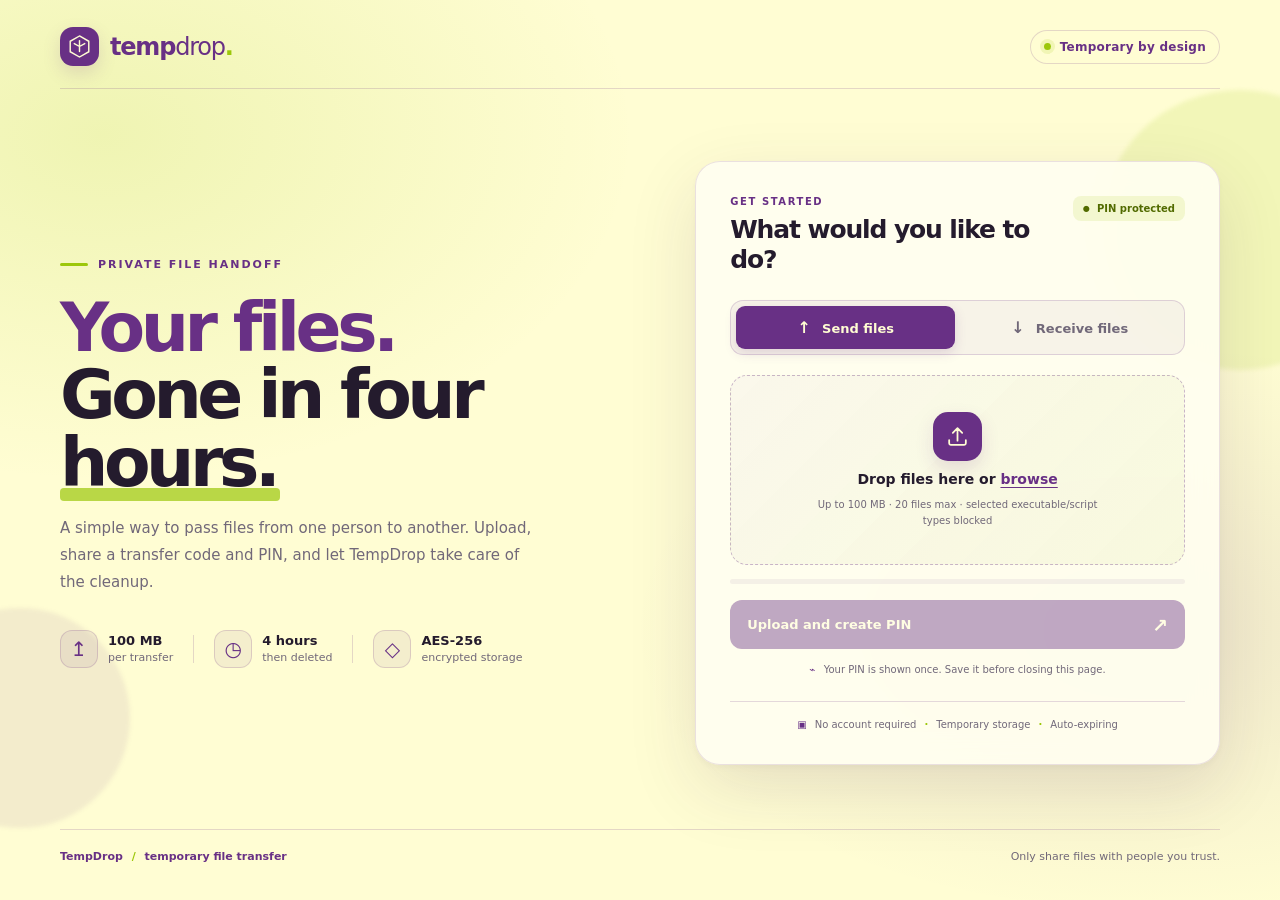
<file: docs/index.html>
<!doctype html>
<html lang="en">
<head>
  <meta charset="utf-8">
  <meta name="viewport" content="width=device-width, initial-scale=1">
  <meta name="theme-color" content="#10151f">
  <meta name="description" content="Share files temporarily with a transfer code and a four-digit PIN. Files expire automatically.">
  <!-- When deploying, replace the example API host below with your exact HTTPS tunnel hostname. -->
<meta http-equiv="Content-Security-Policy" content="default-src 'self'; script-src 'self'; style-src 'self'; img-src 'self' data:; connect-src 'self' http://127.0.0.1:8000 http://localhost:8000  https://storm-appreciate-fire-kidney.trycloudflare.com; object-src 'none'; base-uri 'self'; form-action 'self'; upgrade-insecure-requests">  <title>TempDrop — temporary file transfer</title>
  <link rel="stylesheet" href="styles.css">
  <script src="config.js" defer></script>
  <script src="app.js" defer></script>
</head>
<body>
  <div class="ambient ambient-one" aria-hidden="true"></div>
  <div class="ambient ambient-two" aria-hidden="true"></div>
  <header class="topbar shell">
    <a class="brand" href="./" aria-label="TempDrop home">
      <span class="brand-mark" aria-hidden="true">
        <svg viewBox="0 0 32 32" fill="none"><path d="M16 3.5 27 9.8v12.4L16 28.5 5 22.2V9.8L16 3.5Z" stroke="currentColor" stroke-width="1.7"/><path d="M16 9v13M9.8 12.5 16 16l6.2-3.5" stroke="currentColor" stroke-width="1.7" stroke-linecap="round" stroke-linejoin="round"/></svg>
      </span>
      <span>temp<span class="brand-light">drop</span><span class="brand-period">.</span></span>
    </a>
    <div class="topbar-meta"><span class="status-dot"></span> Temporary by design</div>
  </header>

  <main class="shell main-layout">
    <section class="hero" aria-labelledby="page-title">
      <div class="eyebrow"><span class="eyebrow-line"></span> PRIVATE FILE HANDOFF</div>
      <h1 id="page-title">Your files.<br><span>Gone in four hours.</span></h1>
      <p class="hero-copy">A simple way to pass files from one person to another. Upload, share a transfer code and PIN, and let TempDrop take care of the cleanup.</p>
      <div class="feature-row" aria-label="Transfer limits and protections">
        <div class="feature"><span class="feature-icon" aria-hidden="true">↥</span><span><strong>100 MB</strong><small>per transfer</small></span></div>
        <div class="feature-divider"></div>
        <div class="feature"><span class="feature-icon clock-icon" aria-hidden="true">◷</span><span><strong>4 hours</strong><small>then deleted</small></span></div>
        <div class="feature-divider"></div>
        <div class="feature"><span class="feature-icon shield-icon" aria-hidden="true">◇</span><span><strong>AES-256</strong><small>encrypted storage</small></span></div>
      </div>
    </section>

    <section class="transfer-card" aria-label="File transfer">
      <div class="card-heading">
        <div>
          <p class="section-kicker">GET STARTED</p>
          <h2>What would you like to do?</h2>
        </div>
        <span class="secure-label"><span aria-hidden="true">●</span> PIN protected</span>
      </div>

      <div class="mode-tabs" role="tablist" aria-label="Transfer action">
        <button class="mode-tab active" id="send-tab" type="button" role="tab" aria-selected="true" aria-controls="send-panel" data-mode="send"><span aria-hidden="true">↑</span> Send files</button>
        <button class="mode-tab" id="receive-tab" type="button" role="tab" aria-selected="false" aria-controls="receive-panel" data-mode="receive"><span aria-hidden="true">↓</span> Receive files</button>
      </div>

      <section id="send-panel" class="mode-panel" role="tabpanel" aria-labelledby="send-tab">
        <form id="upload-form">
          <label class="dropzone" id="dropzone" for="file-input">
            <span class="upload-symbol" aria-hidden="true">
              <svg viewBox="0 0 24 24" fill="none"><path d="M12 16V4m0 0L7.5 8.5M12 4l4.5 4.5M4 15.5v3A1.5 1.5 0 0 0 5.5 20h13a1.5 1.5 0 0 0 1.5-1.5v-3" stroke="currentColor" stroke-width="1.7" stroke-linecap="round" stroke-linejoin="round"/></svg>
            </span>
            <strong>Drop files here or <span>browse</span></strong>
            <small>Up to 100 MB · 20 files max · selected executable/script types blocked</small>
            <input id="file-input" name="files" type="file" multiple>
          </label>
          <div id="file-list-wrap" class="file-list-wrap hidden">
            <div class="file-list-heading"><span id="file-count-label">Selected files</span><span id="file-total-label">0 B / 100 MB</span></div>
            <ul id="file-list" class="file-list"></ul>
          </div>
          <div class="size-meter" aria-hidden="true"><span id="size-meter-fill"></span></div>
          <p id="upload-error" class="inline-message error-message hidden" role="alert"></p>
          <button class="primary-button" id="upload-button" type="submit" disabled><span>Upload and create PIN</span><span aria-hidden="true">↗</span></button>
          <p class="microcopy"><span aria-hidden="true">⌁</span> Your PIN is shown once. Save it before closing this page.</p>
        </form>
        <section id="upload-result" class="result-panel hidden" aria-live="polite">
          <div class="result-top"><span class="success-mark" aria-hidden="true">✓</span><div><p class="section-kicker">TRANSFER READY</p><h3>Your files are ready to share</h3></div></div>
          <p class="result-copy">Send the transfer code and PIN to the recipient separately when possible.</p>
          <div class="credential-row"><div><span class="credential-label">TRANSFER CODE</span><strong id="result-code" class="transfer-code">—</strong></div><button type="button" class="copy-button" data-copy="code" aria-label="Copy transfer code">Copy</button></div>
          <div class="credential-row"><div><span class="credential-label">4-DIGIT PIN</span><strong id="result-pin" class="transfer-pin">—</strong></div><button type="button" class="copy-button" data-copy="pin" aria-label="Copy PIN">Copy</button></div>
          <div class="expiry-row"><span class="expiry-icon" aria-hidden="true">◷</span><div><span class="credential-label">AUTOMATIC DELETION</span><strong id="expiry-countdown">4:00:00 remaining</strong></div></div>
          <button type="button" class="secondary-button" id="new-transfer-button">Create another transfer</button>
        </section>
      </section>

      <section id="receive-panel" class="mode-panel hidden" role="tabpanel" aria-labelledby="receive-tab">
        <div class="receive-intro"><div class="receive-icon" aria-hidden="true">↓</div><div><h3>Retrieve a transfer</h3><p>Enter the transfer code and its four-digit PIN.</p></div></div>
        <form id="download-form" class="download-form">
          <label for="transfer-code-input">Transfer code</label>
          <input id="transfer-code-input" name="transfer-code" type="text" maxlength="12" minlength="12" placeholder="e.g. 7K9M4R8T2W6X" autocomplete="off" autocapitalize="characters" spellcheck="false" required>
          <div class="pin-label-row"><label for="pin-input">4-digit PIN</label><span>Numbers only</span></div>
          <input id="pin-input" name="pin" type="password" inputmode="numeric" pattern="[0-9]{4}" maxlength="4" minlength="4" placeholder="••••" autocomplete="off" required>
          <p id="download-error" class="inline-message error-message hidden" role="alert"></p>
          <button class="primary-button" id="download-button" type="submit"><span>Verify and download ZIP</span><span aria-hidden="true">↓</span></button>
        </form>
        <p class="microcopy"><span aria-hidden="true">◇</span> Files are bundled into a ZIP and downloaded as an attachment.</p>
      </section>

      <div class="card-footer"><span class="footer-lock" aria-hidden="true">▣</span> No account required <span class="footer-dot">·</span> Temporary storage <span class="footer-dot">·</span> Auto-expiring</div>
    </section>
  </main>

  <footer class="shell site-footer">
    <span>TempDrop <span class="footer-year">/</span> temporary file transfer</span>
    <span class="footer-note">Only share files with people you trust.</span>
  </footer>
  <div id="toast" class="toast" role="status" aria-live="polite"></div>
</body>
</html>
</file>
<file: docs/styles.css>
/* TempDrop redesign — cream, purple, and lime palette. */
:root{color-scheme:light;--cream:#FFFDD3;--purple:#683085;--lime:#9CC70A;--ink:#241b2d;--muted:#716879;--line:rgba(104,48,133,.18);--surface:#fffef0}
    *{box-sizing:border-box}html{min-height:100%;background:var(--cream);scroll-behavior:smooth}
    body{margin:0;min-height:100vh;color:var(--ink);font-family:Inter,ui-sans-serif,system-ui,-apple-system,BlinkMacSystemFont,"Segoe UI",sans-serif;background:radial-gradient(ellipse at 8% 15%,rgba(156,199,10,.16),transparent 32%),radial-gradient(ellipse at 90% 70%,rgba(104,48,133,.10),transparent 32%),var(--cream);overflow-x:hidden}
    .shell{width:min(1160px,calc(100% - 48px));margin-inline:auto}.ambient{position:fixed;pointer-events:none;border-radius:50%;filter:blur(2px);z-index:0}.ambient-one{width:280px;height:280px;right:-100px;top:10%;background:rgba(156,199,10,.13)}.ambient-two{width:220px;height:220px;left:-90px;bottom:8%;background:rgba(104,48,133,.08)}
    .topbar{position:relative;z-index:1;display:flex;align-items:center;justify-content:space-between;padding:27px 0 22px;border-bottom:1px solid var(--line)}
    .brand{display:inline-flex;align-items:center;gap:11px;text-decoration:none;color:var(--purple);font-size:24px;font-weight:850;letter-spacing:-1.2px}.brand-mark{width:39px;height:39px;display:grid;place-items:center;border-radius:13px;background:var(--purple);color:var(--cream);box-shadow:0 7px 18px #68308526}.brand-mark svg{width:27px;height:27px}.brand-light{font-weight:500}.brand-period{color:var(--lime)}
    .topbar-meta{display:flex;align-items:center;gap:9px;padding:9px 13px;border:1px solid var(--line);border-radius:999px;color:var(--purple);background:#fffdd380;font-size:12px;font-weight:750;letter-spacing:.02em}.status-dot{width:7px;height:7px;border-radius:50%;background:var(--lime);box-shadow:0 0 0 4px #9cc70a25}
    .main-layout{position:relative;z-index:1;display:grid;grid-template-columns:minmax(0,1fr) minmax(420px,.94fr);align-items:center;gap:clamp(34px,6vw,86px);padding-top:clamp(45px,8vh,92px);padding-bottom:64px}
    .hero{padding:12px 0}.eyebrow{display:flex;align-items:center;gap:10px;color:var(--purple);font-size:11px;font-weight:850;letter-spacing:.18em}.eyebrow-line{width:28px;height:3px;background:var(--lime);border-radius:3px}
    h1{margin:23px 0 19px;max-width:570px;font-size:clamp(42px,5.3vw,72px);line-height:.99;letter-spacing:-.065em;font-weight:850;color:var(--purple)}h1 span{color:var(--ink);position:relative;z-index:0}h1 span:after{content:"";position:absolute;z-index:-1;left:0;right:-4px;bottom:1px;height:13px;border-radius:4px;background:var(--lime);opacity:.7}
    .hero-copy{max-width:480px;color:var(--muted);font-size:15px;line-height:1.8;margin:0}.feature-row{display:flex;align-items:center;gap:20px;flex-wrap:wrap;margin-top:34px}.feature{display:flex;align-items:center;gap:10px}.feature-icon{width:38px;height:38px;display:grid;place-items:center;border-radius:12px;background:#68308512;border:1px solid var(--line);color:var(--purple);font-size:20px}.feature strong,.feature small{display:block}.feature strong{font-size:13px;color:var(--ink);font-weight:850}.feature small{margin-top:3px;font-size:11px;color:var(--muted)}.feature-divider{height:28px;width:1px;background:var(--line)}
    .transfer-card{min-width:0;padding:clamp(22px,3vw,34px);border:1px solid #68308524;border-radius:25px;background:rgba(255,254,240,.92);box-shadow:0 24px 70px rgba(62,37,73,.12),0 3px 8px rgba(62,37,73,.04);backdrop-filter:blur(14px)}
    .card-heading{display:flex;align-items:flex-start;justify-content:space-between;gap:16px}.section-kicker{margin:0 0 8px;color:var(--purple);font-size:10px;font-weight:850;letter-spacing:.16em}.card-heading h2{margin:0;color:var(--ink);font-size:clamp(20px,2vw,25px);letter-spacing:-.045em;line-height:1.2}.secure-label{white-space:nowrap;display:inline-flex;align-items:center;gap:7px;padding:7px 10px;border-radius:8px;background:#9cc70a20;color:#526b00;font-size:10px;font-weight:800}.secure-label span{font-size:8px}
    .mode-tabs{display:grid;grid-template-columns:1fr 1fr;gap:5px;margin:25px 0 20px;padding:5px;background:#6830850d;border:1px solid var(--line);border-radius:13px}.mode-tab{min-height:43px;border:0;border-radius:9px;background:transparent;color:var(--muted);font:inherit;font-size:13px;font-weight:750;cursor:pointer;transition:background .2s,color .2s,transform .2s}.mode-tab span{margin-right:7px;font-size:16px}.mode-tab.active{background:var(--purple);color:var(--cream);box-shadow:0 4px 12px #6830852c}.mode-tab:hover{transform:translateY(-1px)}.mode-tab:focus-visible,.primary-button:focus-visible,.secondary-button:focus-visible,.copy-button:focus-visible,input:focus-visible{outline:3px solid #9cc70a;outline-offset:3px}
    .dropzone{min-height:190px;display:flex;flex-direction:column;align-items:center;justify-content:center;text-align:center;gap:10px;padding:22px;border:1.5px dashed #68308555;border-radius:17px;background:linear-gradient(135deg,#68308508,#9cc70a12);cursor:pointer;transition:border-color .2s,background .2s,transform .2s}.dropzone:hover,.dropzone.dragover{border-color:var(--purple);background:#9cc70a1a;transform:translateY(-1px)}.upload-symbol{display:grid;place-items:center;width:49px;height:49px;border-radius:15px;background:var(--purple);color:var(--cream);box-shadow:0 8px 18px #68308525}.upload-symbol svg{width:25px;height:25px}.dropzone strong{font-size:14px;color:var(--ink)}.dropzone strong span{color:var(--purple);text-decoration:underline;text-underline-offset:3px}.dropzone small{max-width:290px;color:var(--muted);font-size:10px;line-height:1.6}.dropzone input{position:absolute;width:1px;height:1px;opacity:0;overflow:hidden}
    .size-meter{height:5px;margin:14px 0 16px;overflow:hidden;border-radius:99px;background:#68308512}.size-meter span{display:block;height:100%;width:0;background:var(--lime);border-radius:inherit;transition:width .25s}.primary-button{width:100%;min-height:49px;display:flex;align-items:center;justify-content:space-between;gap:14px;padding:0 17px;border:0;border-radius:12px;background:var(--purple);color:var(--cream);font:inherit;font-size:13px;font-weight:800;cursor:pointer;box-shadow:0 7px 16px #68308524;transition:transform .2s,box-shadow .2s,background .2s}.primary-button:hover:not(:disabled){transform:translateY(-2px);box-shadow:0 11px 23px #68308535;background:#54246e}.primary-button:disabled{opacity:.42;cursor:not-allowed;box-shadow:none}.primary-button span:last-child{font-size:19px}.microcopy{margin:13px 0 0;text-align:center;color:var(--muted);font-size:10px;line-height:1.6}.microcopy span{color:var(--purple);margin-right:5px}
    .hidden{display:none!important}.file-list-wrap{margin:14px 0}.file-list-heading{display:flex;justify-content:space-between;gap:10px;font-size:11px;font-weight:750;color:var(--purple)}.file-list{list-style:none;padding:0;margin:8px 0;display:grid;gap:6px}.file-list li{padding:9px 11px;border:1px solid var(--line);border-radius:9px;background:white;font-size:11px;overflow-wrap:anywhere}.inline-message{font-size:12px;line-height:1.5}.error-message{color:#a3293b}
    .result-panel{margin-top:20px;padding:17px;border-radius:15px;border:1px solid #9cc70a77;background:#9cc70a12}.result-top{display:flex;gap:12px;align-items:center}.success-mark{width:34px;height:34px;display:grid;place-items:center;border-radius:11px;background:var(--lime);color:#263400;font-weight:900}.result-top h3,.receive-intro h3{margin:0;font-size:16px;letter-spacing:-.03em}.result-copy,.receive-intro p{font-size:12px;line-height:1.6;color:var(--muted)}.credential-row,.expiry-row{display:flex;align-items:center;justify-content:space-between;gap:12px;padding:12px 0;border-top:1px solid var(--line)}.credential-label{display:block;font-size:9px;font-weight:800;letter-spacing:.12em;color:var(--muted)}.transfer-code,.transfer-pin{display:block;margin-top:5px;color:var(--purple);font-size:18px;letter-spacing:.09em;overflow-wrap:anywhere}.copy-button,.secondary-button{border:1px solid var(--line);border-radius:9px;background:var(--surface);color:var(--purple);padding:9px 12px;font:inherit;font-size:11px;font-weight:800;cursor:pointer}.copy-button:hover,.secondary-button:hover{background:#6830850b}.expiry-row{justify-content:flex-start}.expiry-icon{font-size:23px;color:var(--purple)}.expiry-row strong{display:block;margin-top:5px;font-size:12px}.secondary-button{width:100%;margin-top:12px;padding:12px}
    .receive-intro{display:flex;align-items:center;gap:12px;margin:5px 0 20px}.receive-icon{width:43px;height:43px;display:grid;place-items:center;border-radius:13px;background:#9cc70a24;color:var(--purple);font-size:22px}.receive-intro p{margin:5px 0 0}.download-form label{display:block;margin:14px 0 7px;font-size:11px;font-weight:800;color:var(--ink)}.download-form input{width:100%;height:45px;padding:0 13px;border:1px solid var(--line);border-radius:10px;background:white;color:var(--ink);font:inherit;font-size:13px;outline:none}.download-form input:focus{border-color:var(--purple);box-shadow:0 0 0 3px #68308513}.download-form input::placeholder{color:#a69daa}.pin-label-row{display:flex;align-items:center;justify-content:space-between}.pin-label-row span{font-size:10px;color:var(--muted)}.download-form .primary-button{margin-top:18px}
    .card-footer{display:flex;align-items:center;justify-content:center;gap:8px;flex-wrap:wrap;margin-top:23px;padding-top:17px;border-top:1px solid var(--line);font-size:10px;color:var(--muted)}.footer-lock{color:var(--purple)}.footer-dot{color:var(--lime);font-weight:900}.site-footer{position:relative;z-index:1;display:flex;align-items:center;justify-content:space-between;gap:15px;padding:20px 0 27px;border-top:1px solid var(--line);color:var(--muted);font-size:11px}.site-footer>span:first-child{color:var(--purple);font-weight:800}.footer-year{color:var(--lime);padding:0 5px}.footer-note{font-weight:500}.toast{position:fixed;z-index:10;right:24px;bottom:24px;max-width:calc(100% - 48px);padding:13px 17px;border-radius:12px;background:var(--purple);color:var(--cream);font-size:12px;box-shadow:0 12px 30px #241b2d30;opacity:0;transform:translateY(10px);pointer-events:none;transition:opacity .2s,transform .2s}.toast.show{opacity:1;transform:translateY(0)}
    @media(max-width:900px){.main-layout{grid-template-columns:1fr;max-width:700px;gap:35px;padding-top:44px}.hero{padding:0}.hero-copy{max-width:570px}.feature-row{margin-top:25px}.transfer-card{width:100%}h1{font-size:clamp(43px,8vw,66px)}}
    @media(max-width:540px){.shell{width:calc(100% - 30px)}.topbar{padding:18px 0}.brand{font-size:21px}.brand-mark{width:35px;height:35px}.topbar-meta{font-size:10px;padding:8px 9px}.main-layout{padding-top:34px;padding-bottom:40px;gap:28px}.eyebrow{font-size:9px}h1{font-size:clamp(39px,11vw,55px);margin:19px 0 15px}.hero-copy{font-size:13px}.feature-row{gap:12px}.feature{gap:7px}.feature-icon{width:33px;height:33px}.feature strong{font-size:12px}.feature small{font-size:10px}.feature-divider{display:none}.transfer-card{padding:19px 15px;border-radius:19px}.card-heading{flex-wrap:wrap}.card-heading h2{font-size:21px}.secure-label{font-size:9px}.mode-tabs{margin-top:19px}.dropzone{min-height:170px;padding:17px 12px}.site-footer{align-items:flex-start;flex-direction:column;gap:8px}.toast{right:15px;bottom:15px;max-width:calc(100% - 30px)}}
    @media(prefers-reduced-motion:reduce){*,*::before,*::after{scroll-behavior:auto!important;transition:none!important;animation:none!important}}
</file>
